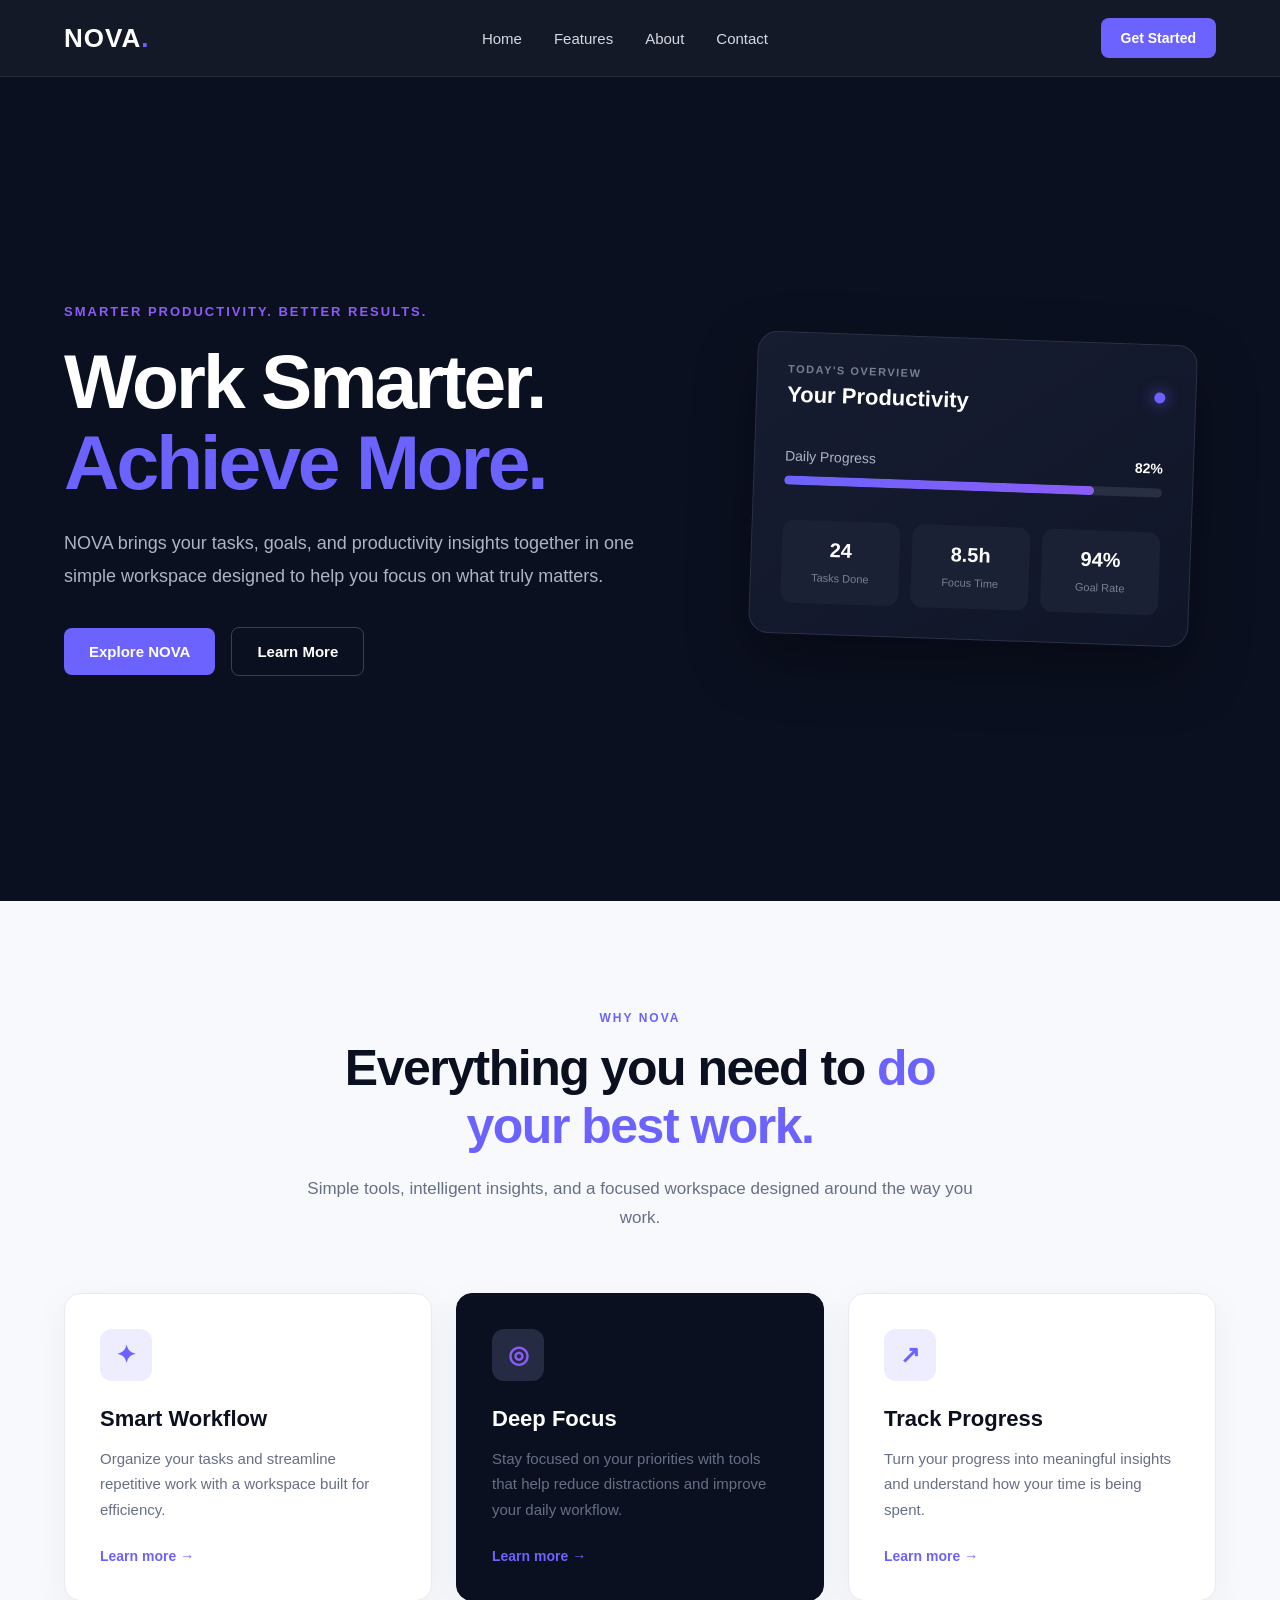
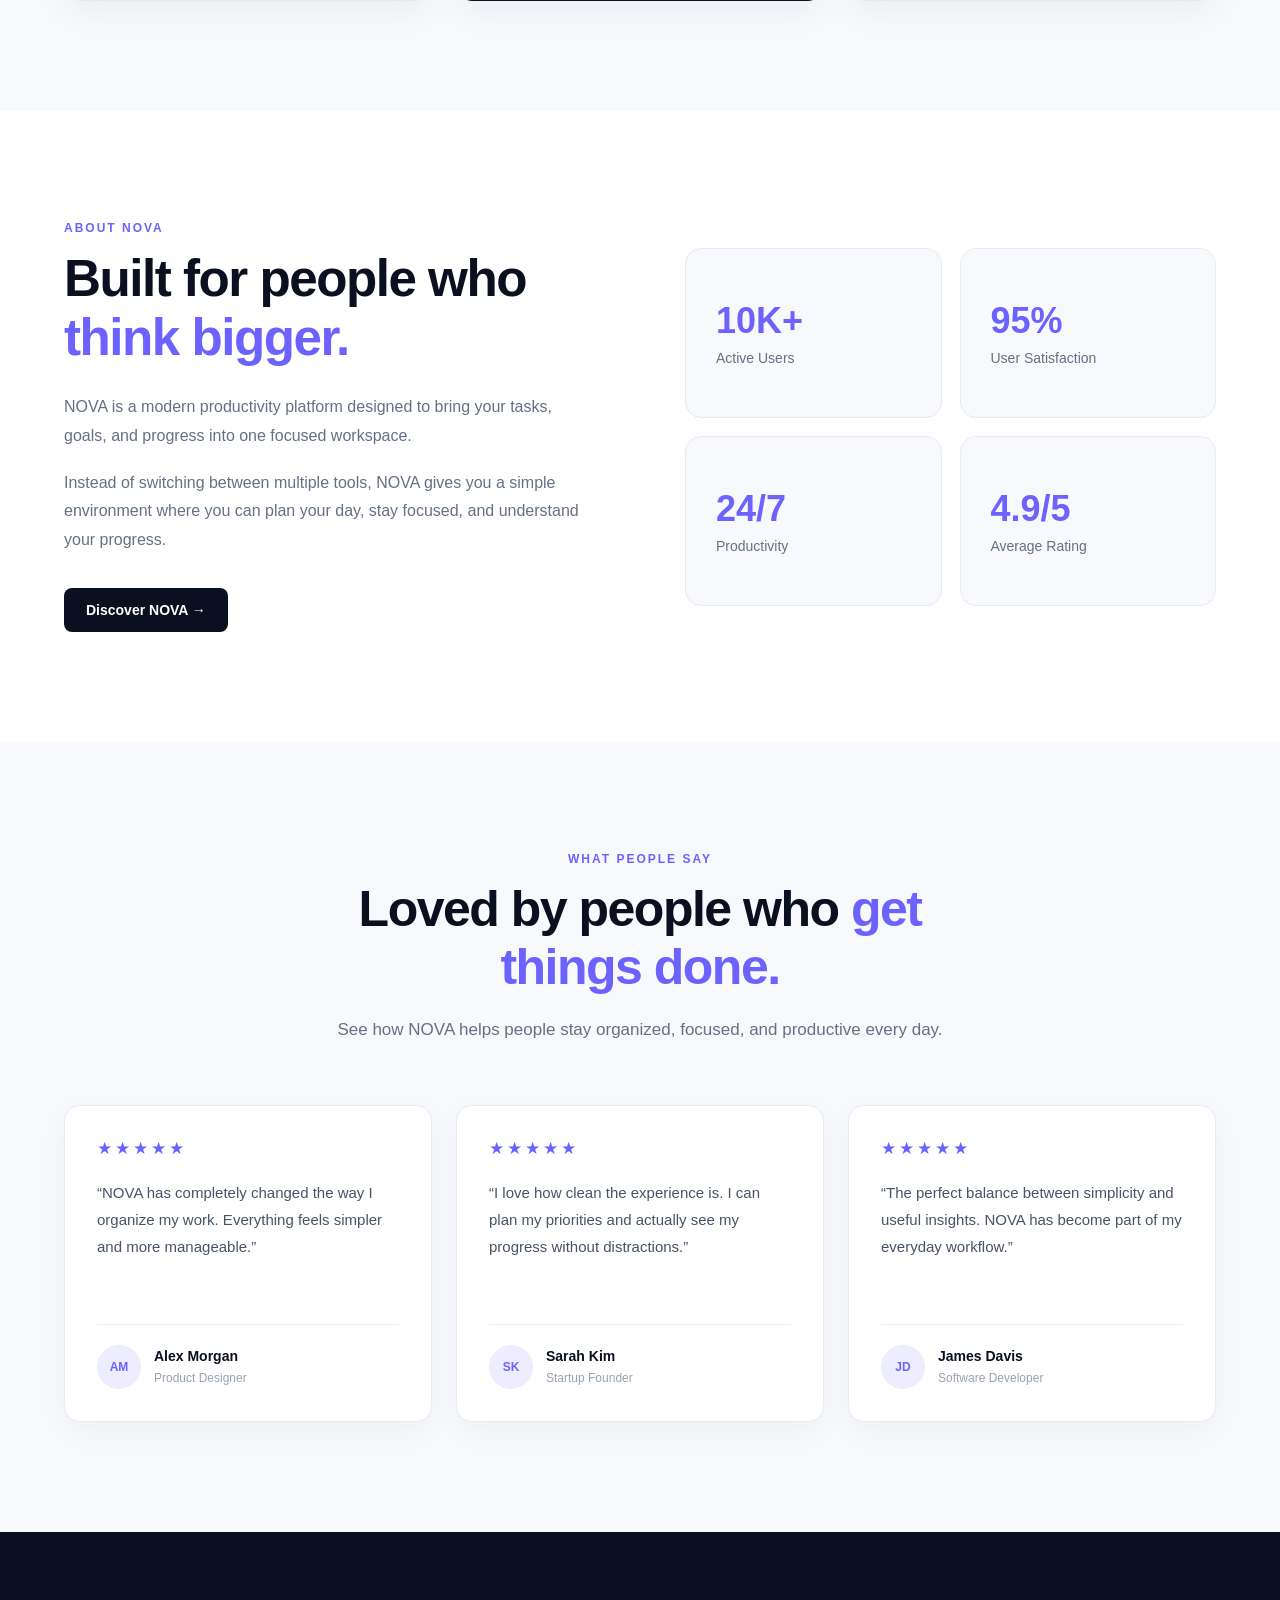
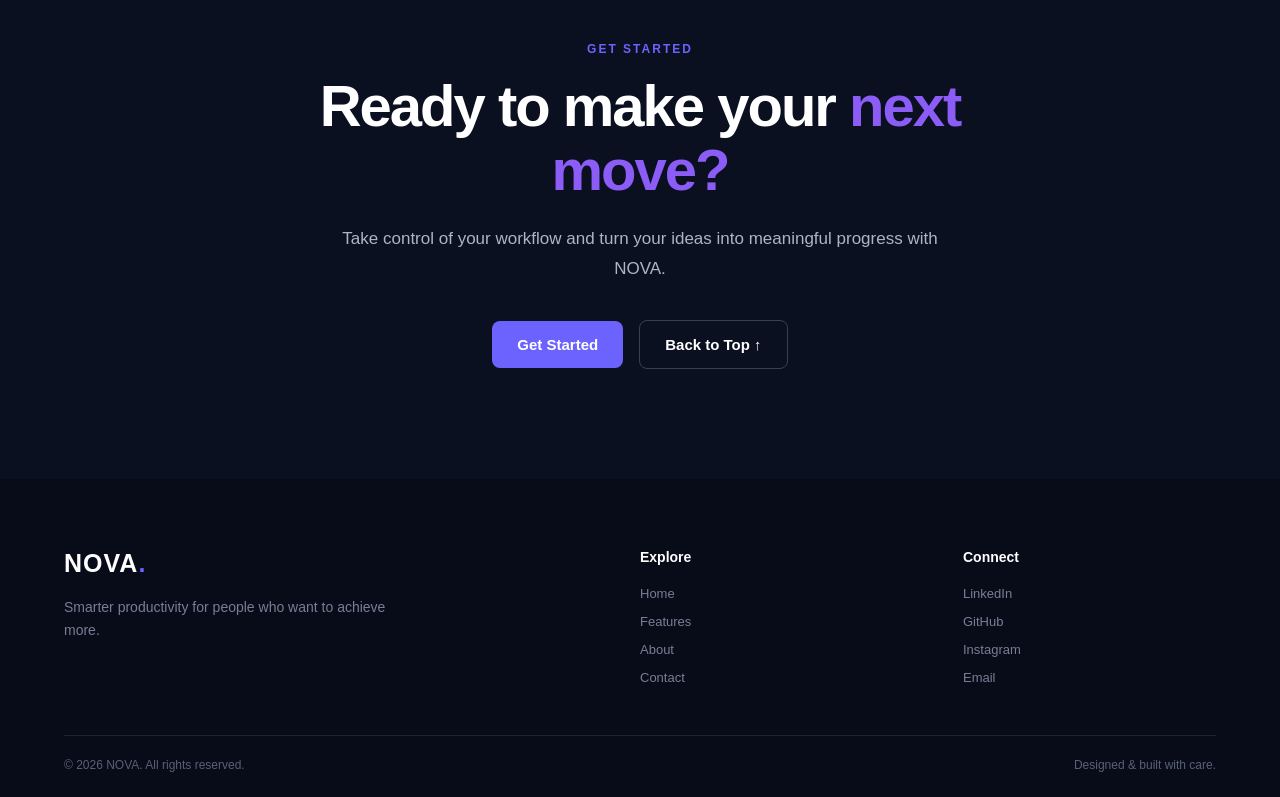
<file: WebDev-L1-LandingPage/index.html>
<!DOCTYPE html>
<html lang="en">
<head>
    <meta charset="UTF-8">

    <meta name="viewport" content="width=device-width, initial-scale=1.0">

    <title>NOVA | Work Smarter. Achieve More.</title>

    <link rel="icon" href="data:,">

    <link rel="stylesheet" href="style.css">
</head>

<body>

    <!-- Navigation Bar -->
    <header class="navbar">
        <div class="nav-container">

            <a href="#home" class="logo">NOVA<span>.</span></a>

            <nav class="nav-links">
                <a href="#home">Home</a>
                <a href="#features">Features</a>
                <a href="#about">About</a>
                <a href="#contact">Contact</a>
            </nav>

            <a href="#contact" class="nav-button">Get Started</a>

        </div>
    </header>
<!-- Hero Section -->
<section class="hero" id="home">

    <div class="hero-container">

        <!-- Hero Text -->
        <div class="hero-content">

            <p class="hero-label">SMARTER PRODUCTIVITY. BETTER RESULTS.</p>

            <h1>
                Work Smarter.<br>
                <span>Achieve More.</span>
            </h1>

            <p class="hero-description">
                NOVA brings your tasks, goals, and productivity insights
                together in one simple workspace designed to help you
                focus on what truly matters.
            </p>

            <div class="hero-buttons">
                <a href="#features" class="primary-button">
                    Explore NOVA
                </a>

                <a href="#about" class="secondary-button">
                    Learn More
                </a>
            </div>

        </div>

        <!-- Hero Visual -->
        <div class="hero-visual">

            <div class="dashboard-card">

                <div class="dashboard-header">
                    <div>
                        <p class="dashboard-small">TODAY'S OVERVIEW</p>
                        <h3>Your Productivity</h3>
                    </div>

                    <div class="status-dot"></div>
                </div>

                <div class="progress-section">

                    <div class="progress-info">
                        <span>Daily Progress</span>
                        <strong>82%</strong>
                    </div>

                    <div class="progress-bar">
                        <div class="progress-fill"></div>
                    </div>

                </div>

                <div class="dashboard-stats">

                    <div class="stat">
                        <strong>24</strong>
                        <span>Tasks Done</span>
                    </div>

                    <div class="stat">
                        <strong>8.5h</strong>
                        <span>Focus Time</span>
                    </div>

                    <div class="stat">
                        <strong>94%</strong>
                        <span>Goal Rate</span>
                    </div>

                </div>

            </div>

        </div>

    </div>

</section>
<!-- Features Section -->
<section class="features-section" id="features">

    <div class="section-container">

        <!-- Section Heading -->
        <div class="section-heading">

            <p class="section-label">WHY NOVA</p>

            <h2>
                Everything you need to
                <span>do your best work.</span>
            </h2>

            <p>
                Simple tools, intelligent insights, and a focused
                workspace designed around the way you work.
            </p>

        </div>

        <!-- Feature Cards -->
        <div class="features-grid">

            <!-- Feature 1 -->
            <article class="feature-card">

                <div class="feature-icon">✦</div>

                <h3>Smart Workflow</h3>

                <p>
                    Organize your tasks and streamline repetitive
                    work with a workspace built for efficiency.
                </p>

                <a href="#about">Learn more →</a>

            </article>

            <!-- Feature 2 -->
            <article class="feature-card featured-card">

                <div class="feature-icon">◎</div>

                <h3>Deep Focus</h3>

                <p>
                    Stay focused on your priorities with tools
                    that help reduce distractions and improve
                    your daily workflow.
                </p>

                <a href="#about">Learn more →</a>

            </article>

            <!-- Feature 3 -->
            <article class="feature-card">

                <div class="feature-icon">↗</div>

                <h3>Track Progress</h3>

                <p>
                    Turn your progress into meaningful insights
                    and understand how your time is being spent.
                </p>

                <a href="#about">Learn more →</a>

            </article>

        </div>

    </div>

</section>
<!-- About Section -->
<section class="about-section" id="about">

    <div class="about-container">

        <!-- About Content -->
        <div class="about-content">

            <p class="section-label">ABOUT NOVA</p>

            <h2>
                Built for people who
                <span>think bigger.</span>
            </h2>

            <p class="about-description">
                NOVA is a modern productivity platform designed to
                bring your tasks, goals, and progress into one
                focused workspace.
            </p>

            <p class="about-description">
                Instead of switching between multiple tools, NOVA
                gives you a simple environment where you can plan
                your day, stay focused, and understand your progress.
            </p>

            <a href="#contact" class="about-button">
                Discover NOVA →
            </a>

        </div>

        <!-- About Statistics -->
        <div class="about-stats">

            <div class="stat-box">
                <strong>10K+</strong>
                <span>Active Users</span>
            </div>

            <div class="stat-box">
                <strong>95%</strong>
                <span>User Satisfaction</span>
            </div>

            <div class="stat-box">
                <strong>24/7</strong>
                <span>Productivity</span>
            </div>

            <div class="stat-box">
                <strong>4.9/5</strong>
                <span>Average Rating</span>
            </div>

        </div>

    </div>

</section>
<!-- Testimonials Section -->
<section class="testimonials-section" id="testimonials">

    <div class="section-container">

        <div class="section-heading">

            <p class="section-label">WHAT PEOPLE SAY</p>

            <h2>
                Loved by people who
                <span>get things done.</span>
            </h2>

            <p>
                See how NOVA helps people stay organized, focused,
                and productive every day.
            </p>

        </div>

        <div class="testimonials-grid">

            <!-- Testimonial 1 -->
            <article class="testimonial-card">

                <div class="stars">★★★★★</div>

                <p class="testimonial-text">
                    “NOVA has completely changed the way I organize
                    my work. Everything feels simpler and more
                    manageable.”
                </p>

                <div class="testimonial-author">
                    <div class="author-avatar">AM</div>

                    <div>
                        <h4>Alex Morgan</h4>
                        <span>Product Designer</span>
                    </div>
                </div>

            </article>

            <!-- Testimonial 2 -->
            <article class="testimonial-card">

                <div class="stars">★★★★★</div>

                <p class="testimonial-text">
                    “I love how clean the experience is. I can plan
                    my priorities and actually see my progress
                    without distractions.”
                </p>

                <div class="testimonial-author">
                    <div class="author-avatar">SK</div>

                    <div>
                        <h4>Sarah Kim</h4>
                        <span>Startup Founder</span>
                    </div>
                </div>

            </article>

            <!-- Testimonial 3 -->
            <article class="testimonial-card">

                <div class="stars">★★★★★</div>

                <p class="testimonial-text">
                    “The perfect balance between simplicity and
                    useful insights. NOVA has become part of my
                    everyday workflow.”
                </p>

                <div class="testimonial-author">
                    <div class="author-avatar">JD</div>

                    <div>
                        <h4>James Davis</h4>
                        <span>Software Developer</span>
                    </div>
                </div>

            </article>

        </div>

    </div>

</section>
<!-- Contact / Final CTA Section -->
<section class="contact-section" id="contact">

    <div class="contact-container">

        <p class="section-label">GET STARTED</p>

        <h2>
            Ready to make your
            <span>next move?</span>
        </h2>

        <p class="contact-description">
            Take control of your workflow and turn your ideas
            into meaningful progress with NOVA.
        </p>

        <div class="contact-buttons">

            <a href="mailto:hello@nova.example" class="primary-button">
                Get Started
            </a>

            <a href="#home" class="secondary-button">
                Back to Top ↑
            </a>

        </div>

    </div>

</section>
<!-- Footer -->
<footer class="footer">

    <div class="footer-container">

        <!-- Brand -->
        <div class="footer-brand">

            <a href="#home" class="footer-logo">
                NOVA<span>.</span>
            </a>

            <p>
                Smarter productivity for people who
                want to achieve more.
            </p>

        </div>

        <!-- Footer Navigation -->
        <div class="footer-links">

            <h4>Explore</h4>

            <a href="#home">Home</a>
            <a href="#features">Features</a>
            <a href="#about">About</a>
            <a href="#contact">Contact</a>

        </div>

        <!-- Social Links -->
        <div class="footer-links">

            <h4>Connect</h4>

            <a href="#" aria-label="LinkedIn">LinkedIn</a>
            <a href="#" aria-label="GitHub">GitHub</a>
            <a href="#" aria-label="Instagram">Instagram</a>
            <a href="mailto:hello@nova.example">Email</a>

        </div>

    </div>

    <!-- Copyright -->
    <div class="footer-bottom">

        <p>
            © 2026 NOVA. All rights reserved.
        </p>

        <p>
            Designed & built with care.
        </p>

    </div>

</footer>
</body>
</html>
</file>
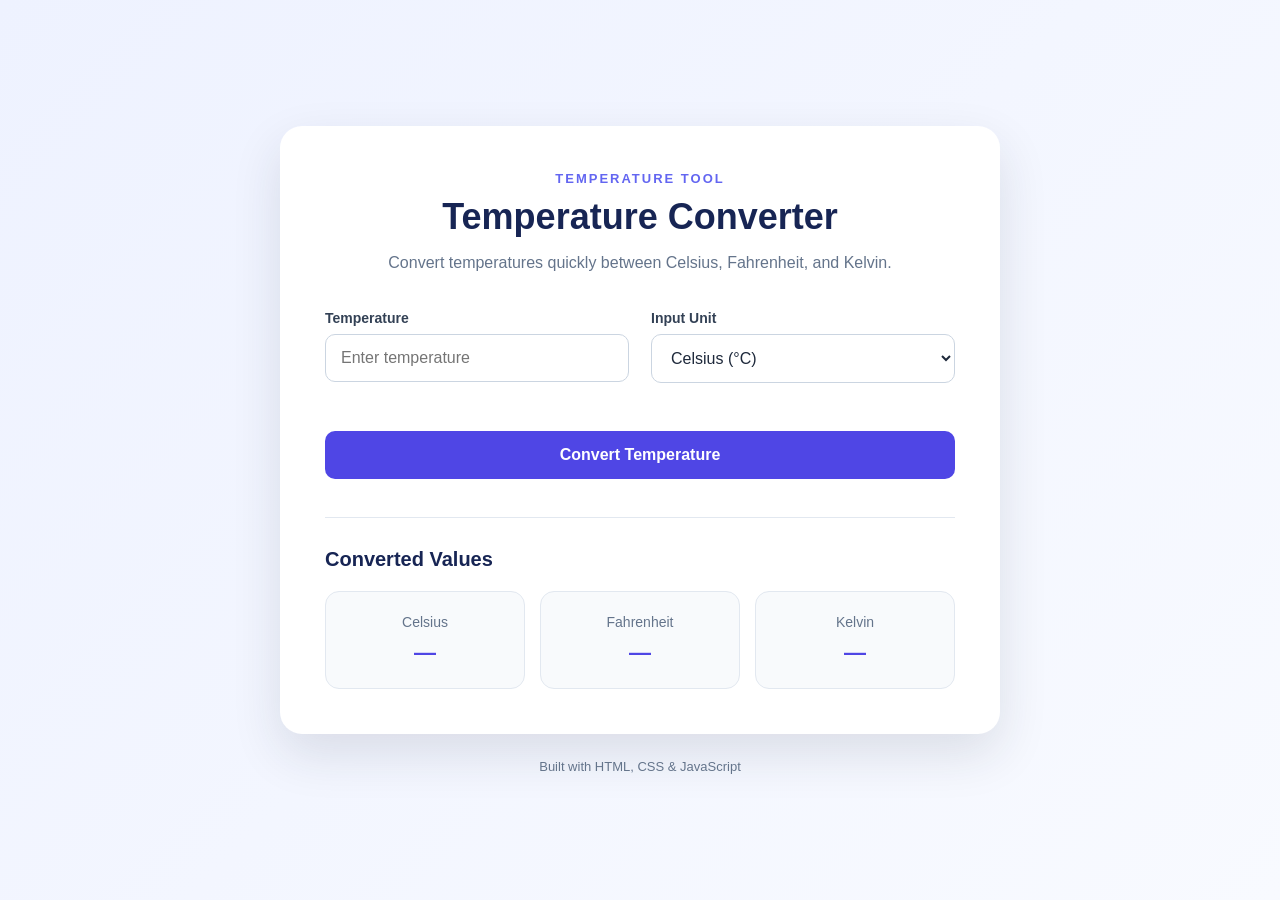
<file: WebDev-L1-Temperature-Converter/index.html>
<!DOCTYPE html>
<html lang="en">
<head>
    <meta charset="UTF-8">
    <meta name="viewport" content="width=device-width, initial-scale=1.0">

    <title>Temperature Converter | Dipti Nishad</title>

    <link rel="stylesheet" href="style.css">
</head>

<body>

    <main class="converter-container">

        <section class="converter-card">

            <header class="converter-header">
                <p class="eyebrow">TEMPERATURE TOOL</p>
                <h1>Temperature Converter</h1>
                <p class="subtitle">
                    Convert temperatures quickly between Celsius,
                    Fahrenheit, and Kelvin.
                </p>
            </header>

            <div class="converter-form">

                <div class="input-group">
                    <label for="temperature">Temperature</label>

                    <input
                        type="text"
                        id="temperature"
                        placeholder="Enter temperature"
                        autocomplete="off"
                    >

                    <p id="error-message" class="error-message"></p>
                </div>

                <div class="input-group">
                    <label for="unit">Input Unit</label>

                    <select id="unit">
                        <option value="celsius">Celsius (°C)</option>
                        <option value="fahrenheit">Fahrenheit (°F)</option>
                        <option value="kelvin">Kelvin (K)</option>
                    </select>
                </div>

                <button id="convert-btn" type="button">
                    Convert Temperature
                </button>

            </div>

            <section class="results" aria-live="polite">

                <h2>Converted Values</h2>

                <div class="result-grid">

                    <div class="result-box">
                        <span class="result-label">Celsius</span>
                        <strong id="celsius-result">—</strong>
                    </div>

                    <div class="result-box">
                        <span class="result-label">Fahrenheit</span>
                        <strong id="fahrenheit-result">—</strong>
                    </div>

                    <div class="result-box">
                        <span class="result-label">Kelvin</span>
                        <strong id="kelvin-result">—</strong>
                    </div>

                </div>

            </section>

        </section>

        <footer>
            <p>Built with HTML, CSS & JavaScript</p>
        </footer>

    </main>

    <script src="script.js"></script>

</body>
</html>
</file>
<file: WebDev-L1-LandingPage/style.css>
* {
    margin: 0;
    padding: 0;
    box-sizing: border-box;
}

html {
    scroll-behavior: smooth;
}

body {
    font-family: Arial, sans-serif;
    background-color: #f8f9fc;
    color: #0b1020;
}

/* =========================
   NAVIGATION BAR
========================= */

.navbar {
    position: sticky;
    top: 0;
    z-index: 1000;
    width: 100%;
    background-color: rgba(11, 16, 32, 0.96);
    border-bottom: 1px solid rgba(255, 255, 255, 0.08);
}

.nav-container {
    width: 90%;
    max-width: 1200px;
    margin: 0 auto;
    min-height: 76px;

    display: flex;
    align-items: center;
    justify-content: space-between;
    gap: 30px;
}

/* Logo */

.logo {
    color: #ffffff;
    text-decoration: none;
    font-size: 26px;
    font-weight: 800;
    letter-spacing: 1px;
}

.logo span {
    color: #6c63ff;
}

/* Navigation Links */

.nav-links {
    display: flex;
    align-items: center;
    gap: 32px;
}

.nav-links a {
    color: #d7d9e2;
    text-decoration: none;
    font-size: 15px;
    font-weight: 500;

    transition: color 0.3s ease;
}

.nav-links a:hover {
    color: #8b5cf6;
}

/* Get Started Button */

.nav-button {
    display: inline-block;

    padding: 12px 20px;

    background-color: #6c63ff;
    color: #ffffff;

    text-decoration: none;
    font-size: 14px;
    font-weight: 600;

    border-radius: 8px;

    transition:
        background-color 0.3s ease,
        transform 0.3s ease;
}

.nav-button:hover {
    background-color: #584ff0;
    transform: translateY(-2px);
}
/* =========================
   HERO SECTION
========================= */

.hero {
    min-height: calc(100vh - 76px);
    background-color: #0b1020;
    color: #ffffff;

    display: flex;
    align-items: center;

    overflow: hidden;
}

.hero-container {
    width: 90%;
    max-width: 1200px;

    margin: 0 auto;
    padding: 90px 0;

    display: grid;
    grid-template-columns: 1.1fr 0.9fr;
    align-items: center;

    gap: 70px;
}

/* Hero Content */

.hero-content {
    max-width: 650px;
}

.hero-label {
    display: inline-block;

    margin-bottom: 22px;

    color: #8b5cf6;

    font-size: 13px;
    font-weight: 700;

    letter-spacing: 2px;
}

.hero-content h1 {
    margin-bottom: 25px;

    font-size: clamp(48px, 6vw, 78px);
    line-height: 1.05;
    letter-spacing: -3px;
}

.hero-content h1 span {
    color: #6c63ff;
}

.hero-description {
    max-width: 570px;

    margin-bottom: 35px;

    color: #aeb4c5;

    font-size: 18px;
    line-height: 1.8;
}

/* Hero Buttons */

.hero-buttons {
    display: flex;
    align-items: center;
    gap: 16px;
}

.primary-button,
.secondary-button {
    display: inline-block;

    padding: 15px 25px;

    border-radius: 8px;

    text-decoration: none;

    font-size: 15px;
    font-weight: 600;

    transition:
        transform 0.3s ease,
        background-color 0.3s ease;
}

.primary-button {
    background-color: #6c63ff;
    color: #ffffff;
}

.primary-button:hover {
    background-color: #584ff0;
    transform: translateY(-3px);
}

.secondary-button {
    border: 1px solid #3a4054;
    color: #ffffff;
}

.secondary-button:hover {
    background-color: #1a2033;
    transform: translateY(-3px);
}

/* =========================
   HERO DASHBOARD
========================= */

.hero-visual {
    display: flex;
    justify-content: center;
}

.dashboard-card {
    width: 100%;
    max-width: 440px;

    padding: 30px;

    background: linear-gradient(
        145deg,
        #171d31,
        #101528
    );

    border: 1px solid #2b3247;
    border-radius: 20px;

    box-shadow: 0 25px 60px rgba(0, 0, 0, 0.35);

    transform: rotate(2deg);

    transition: transform 0.4s ease;
}

.dashboard-card:hover {
    transform: rotate(0deg) translateY(-5px);
}

/* Dashboard Header */

.dashboard-header {
    display: flex;
    align-items: center;
    justify-content: space-between;

    margin-bottom: 40px;
}

.dashboard-small {
    margin-bottom: 7px;

    color: #777f96;

    font-size: 11px;
    font-weight: 700;

    letter-spacing: 1.5px;
}

.dashboard-header h3 {
    color: #ffffff;

    font-size: 22px;
}

/* Status */

.status-dot {
    width: 11px;
    height: 11px;

    background-color: #6c63ff;

    border-radius: 50%;

    box-shadow: 0 0 15px rgba(108, 99, 255, 0.8);
}

/* Progress */

.progress-section {
    margin-bottom: 35px;
}

.progress-info {
    display: flex;
    justify-content: space-between;

    margin-bottom: 12px;

    color: #aeb4c5;

    font-size: 14px;
}

.progress-info strong {
    color: #ffffff;
}

.progress-bar {
    width: 100%;
    height: 9px;

    background-color: #292f43;

    border-radius: 20px;

    overflow: hidden;
}

.progress-fill {
    width: 82%;
    height: 100%;

    background: linear-gradient(
        90deg,
        #6c63ff,
        #8b5cf6
    );

    border-radius: inherit;
}

/* Dashboard Stats */

.dashboard-stats {
    display: grid;
    grid-template-columns: repeat(3, 1fr);

    gap: 12px;
}

.stat {
    padding: 18px 10px;

    background-color: #1b2135;

    border-radius: 12px;

    text-align: center;
}

.stat strong {
    display: block;

    margin-bottom: 6px;

    color: #ffffff;

    font-size: 20px;
}

.stat span {
    color: #777f96;

    font-size: 11px;
}
/* =========================
   FEATURES SECTION
========================= */

.features-section {
    padding: 110px 0;

    background-color: #f8f9fc;
}

.section-container {
    width: 90%;
    max-width: 1200px;

    margin: 0 auto;
}

/* Section Heading */

.section-heading {
    max-width: 700px;

    margin: 0 auto 60px;

    text-align: center;
}

.section-label {
    margin-bottom: 15px;

    color: #6c63ff;

    font-size: 12px;
    font-weight: 800;

    letter-spacing: 2px;
}

.section-heading h2 {
    margin-bottom: 20px;

    color: #0b1020;

    font-size: clamp(34px, 4vw, 50px);
    line-height: 1.15;
    letter-spacing: -1.5px;
}

.section-heading h2 span {
    color: #6c63ff;
}

.section-heading > p:last-child {
    color: #667085;

    font-size: 17px;
    line-height: 1.7;
}

/* Feature Grid */

.features-grid {
    display: grid;

    grid-template-columns: repeat(3, 1fr);

    gap: 24px;
}

/* Feature Card */

.feature-card {
    padding: 35px;

    background-color: #ffffff;

    border: 1px solid #e8eaf0;
    border-radius: 16px;

    box-shadow: 0 10px 35px rgba(11, 16, 32, 0.05);

    transition:
        transform 0.3s ease,
        box-shadow 0.3s ease;
}

.feature-card:hover {
    transform: translateY(-8px);

    box-shadow: 0 18px 45px rgba(11, 16, 32, 0.10);
}

/* Highlighted Card */

.featured-card {
    background-color: #0b1020;

    border-color: #0b1020;
}

.featured-card h3 {
    color: #ffffff;
}

.featured-card p {
    color: #aeb4c5;
}

.featured-card a {
    color: #8b5cf6;
}

/* Feature Icon */

.feature-icon {
    width: 52px;
    height: 52px;

    margin-bottom: 25px;

    display: flex;
    align-items: center;
    justify-content: center;

    background-color: #eeecff;

    color: #6c63ff;

    border-radius: 12px;

    font-size: 24px;
    font-weight: 700;
}

.featured-card .feature-icon {
    background-color: #252b42;

    color: #8b5cf6;
}

/* Feature Text */

.feature-card h3 {
    margin-bottom: 14px;

    font-size: 22px;
}

.feature-card p {
    margin-bottom: 25px;

    color: #667085;

    font-size: 15px;
    line-height: 1.7;
}

.feature-card a {
    color: #6c63ff;

    text-decoration: none;

    font-size: 14px;
    font-weight: 700;

    transition: color 0.3s ease;
}

.feature-card a:hover {
    color: #584ff0;
}
/* =========================
   ABOUT SECTION
========================= */

.about-section {
    padding: 110px 0;

    background-color: #ffffff;
}

.about-container {
    width: 90%;
    max-width: 1200px;

    margin: 0 auto;

    display: grid;
    grid-template-columns: 1fr 1fr;

    align-items: center;

    gap: 90px;
}

/* About Content */

.about-content {
    max-width: 560px;
}

.about-content h2 {
    margin-bottom: 25px;

    color: #0b1020;

    font-size: clamp(36px, 4vw, 52px);
    line-height: 1.15;
    letter-spacing: -1.5px;
}

.about-content h2 span {
    color: #6c63ff;
}

.about-description {
    margin-bottom: 18px;

    color: #667085;

    font-size: 16px;
    line-height: 1.8;
}

.about-button {
    display: inline-block;

    margin-top: 15px;

    padding: 14px 22px;

    background-color: #0b1020;

    color: #ffffff;

    border-radius: 8px;

    text-decoration: none;

    font-size: 14px;
    font-weight: 600;

    transition:
        background-color 0.3s ease,
        transform 0.3s ease;
}

.about-button:hover {
    background-color: #6c63ff;

    transform: translateY(-3px);
}

/* =========================
   STATISTICS
========================= */

.about-stats {
    display: grid;

    grid-template-columns: repeat(2, 1fr);

    gap: 18px;
}

.stat-box {
    min-height: 170px;

    padding: 30px;

    display: flex;
    flex-direction: column;
    justify-content: center;

    background-color: #f8f9fc;

    border: 1px solid #e8eaf0;
    border-radius: 16px;

    transition:
        transform 0.3s ease,
        box-shadow 0.3s ease;
}

.stat-box:hover {
    transform: translateY(-5px);

    box-shadow: 0 15px 35px rgba(11, 16, 32, 0.08);
}

.stat-box strong {
    margin-bottom: 8px;

    color: #6c63ff;

    font-size: 36px;
    font-weight: 800;
}

.stat-box span {
    color: #667085;

    font-size: 14px;
}
/* =========================
   TESTIMONIALS SECTION
========================= */

.testimonials-section {
    padding: 110px 0;

    background-color: #f8f9fc;
}

.testimonials-grid {
    display: grid;

    grid-template-columns: repeat(3, 1fr);

    gap: 24px;
}

.testimonial-card {
    padding: 32px;

    background-color: #ffffff;

    border: 1px solid #e8eaf0;
    border-radius: 16px;

    box-shadow: 0 10px 30px rgba(11, 16, 32, 0.04);

    transition:
        transform 0.3s ease,
        box-shadow 0.3s ease;
}

.testimonial-card:hover {
    transform: translateY(-7px);

    box-shadow: 0 18px 40px rgba(11, 16, 32, 0.08);
}

/* Stars */

.stars {
    margin-bottom: 20px;

    color: #6c63ff;

    font-size: 17px;
    letter-spacing: 3px;
}

/* Testimonial Text */

.testimonial-text {
    min-height: 120px;

    margin-bottom: 25px;

    color: #475467;

    font-size: 15px;
    line-height: 1.8;
}

/* Author */

.testimonial-author {
    display: flex;
    align-items: center;

    gap: 13px;

    padding-top: 20px;

    border-top: 1px solid #edf0f5;
}

.author-avatar {
    width: 44px;
    height: 44px;

    display: flex;
    align-items: center;
    justify-content: center;

    background-color: #eeecff;

    color: #6c63ff;

    border-radius: 50%;

    font-size: 12px;
    font-weight: 800;
}

.testimonial-author h4 {
    margin-bottom: 4px;

    color: #0b1020;

    font-size: 14px;
}

.testimonial-author span {
    color: #98a2b3;

    font-size: 12px;
}
/* =========================
   CONTACT / FINAL CTA
========================= */

.contact-section {
    padding: 110px 0;

    background-color: #0b1020;

    color: #ffffff;

    text-align: center;
}

.contact-container {
    width: 90%;
    max-width: 760px;

    margin: 0 auto;
}

.contact-section .section-label {
    margin-bottom: 18px;
}

.contact-section h2 {
    margin-bottom: 22px;

    font-size: clamp(38px, 5vw, 58px);
    line-height: 1.1;
    letter-spacing: -2px;
}

.contact-section h2 span {
    color: #8b5cf6;
}

.contact-description {
    max-width: 600px;

    margin: 0 auto 35px;

    color: #aeb4c5;

    font-size: 17px;
    line-height: 1.8;
}

.contact-buttons {
    display: flex;
    justify-content: center;
    align-items: center;

    gap: 16px;
}
/* =========================
   FOOTER
========================= */

.footer {
    background-color: #080c18;

    color: #ffffff;

    padding: 70px 0 25px;
}

.footer-container {
    width: 90%;
    max-width: 1200px;

    margin: 0 auto;

    display: grid;
    grid-template-columns: 2fr 1fr 1fr;

    gap: 70px;

    padding-bottom: 50px;
}

/* Footer Brand */

.footer-brand {
    max-width: 330px;
}

.footer-logo {
    display: inline-block;

    margin-bottom: 18px;

    color: #ffffff;

    text-decoration: none;

    font-size: 25px;
    font-weight: 800;
    letter-spacing: 1px;
}

.footer-logo span {
    color: #6c63ff;
}

.footer-brand p {
    color: #777f96;

    font-size: 14px;
    line-height: 1.7;
}

/* Footer Links */

.footer-links {
    display: flex;
    flex-direction: column;

    gap: 13px;
}

.footer-links h4 {
    margin-bottom: 8px;

    color: #ffffff;

    font-size: 14px;
}

.footer-links a {
    width: fit-content;

    color: #777f96;

    text-decoration: none;

    font-size: 13px;

    transition: color 0.3s ease;
}

.footer-links a:hover {
    color: #8b5cf6;
}

/* Footer Bottom */

.footer-bottom {
    width: 90%;
    max-width: 1200px;

    margin: 0 auto;

    padding-top: 22px;

    border-top: 1px solid #1d2333;

    display: flex;
    justify-content: space-between;
    align-items: center;

    gap: 20px;
}

.footer-bottom p {
    color: #596176;

    font-size: 12px;
}
/* =========================
   RESPONSIVE DESIGN
========================= */

/* Tablets */

@media (max-width: 900px) {

    .nav-container {
        width: 92%;
        gap: 20px;
    }

    .nav-links {
        gap: 20px;
    }

    .hero-container {
        grid-template-columns: 1fr;

        text-align: center;

        gap: 60px;
    }

    .hero-content {
        max-width: 750px;
        margin: 0 auto;
    }

    .hero-description {
        margin-left: auto;
        margin-right: auto;
    }

    .hero-buttons {
        justify-content: center;
    }

    .hero-visual {
        max-width: 500px;
        width: 100%;
        margin: 0 auto;
    }

    .about-container {
        grid-template-columns: 1fr;

        gap: 60px;
    }

    .about-content {
        max-width: 750px;
        text-align: center;
        margin: 0 auto;
    }

    .testimonials-grid {
        grid-template-columns: 1fr 1fr;
    }

    .testimonial-card:last-child {
        grid-column: 1 / -1;

        max-width: 500px;
        width: 100%;

        margin: 0 auto;
    }

    .footer-container {
        grid-template-columns: 1.5fr 1fr 1fr;

        gap: 40px;
    }
}


/* Mobile */

@media (max-width: 600px) {

    /* Navbar */

    .nav-container {
        min-height: 70px;

        flex-wrap: wrap;

        padding: 15px 0;
    }

    .nav-links {
        order: 3;

        width: 100%;

        justify-content: center;

        gap: 18px;
    }

    .nav-links a {
        font-size: 13px;
    }

    .nav-button {
        padding: 10px 15px;

        font-size: 12px;
    }


    /* Hero */

    .hero {
        min-height: auto;
    }

    .hero-container {
        width: 90%;

        padding: 75px 0;

        gap: 50px;
    }

    .hero-label {
        font-size: 10px;

        letter-spacing: 1.5px;
    }

    .hero-content h1 {
        font-size: clamp(42px, 12vw, 58px);

        letter-spacing: -2px;
    }

    .hero-description {
        font-size: 15px;

        line-height: 1.7;
    }

    .hero-buttons {
        flex-direction: column;

        width: 100%;
    }

    .primary-button,
    .secondary-button {
        width: 100%;

        max-width: 280px;

        text-align: center;
    }


    /* Dashboard */

    .dashboard-card {
        padding: 22px;

        transform: none;
    }

    .dashboard-card:hover {
        transform: none;
    }

    .dashboard-header {
        margin-bottom: 30px;
    }

    .dashboard-header h3 {
        font-size: 18px;
    }

    .dashboard-stats {
        grid-template-columns: 1fr;
    }

    .stat {
        padding: 14px;
    }


    /* General Sections */

    .features-section,
    .about-section,
    .testimonials-section,
    .contact-section {
        padding: 80px 0;
    }

    .section-heading {
        margin-bottom: 45px;
    }

    .section-heading h2 {
        font-size: 36px;
    }

    .section-heading > p:last-child {
        font-size: 15px;
    }


    /* Features */

    .features-grid {
        grid-template-columns: 1fr;
    }

    .feature-card {
        padding: 28px;
    }


    /* About */

    .about-container {
        gap: 45px;
    }

    .about-content h2 {
        font-size: 36px;
    }

    .about-description {
        font-size: 15px;
    }

    .about-stats {
        grid-template-columns: 1fr 1fr;

        gap: 12px;
    }

    .stat-box {
        min-height: 135px;

        padding: 20px;

        text-align: center;
    }

    .stat-box strong {
        font-size: 28px;
    }


    /* Testimonials */

    .testimonials-grid {
        grid-template-columns: 1fr;
    }

    .testimonial-card:last-child {
        grid-column: auto;

        max-width: none;
    }

    .testimonial-text {
        min-height: auto;
    }


    /* Contact */

    .contact-section h2 {
        font-size: 38px;
    }

    .contact-description {
        font-size: 15px;
    }

    .contact-buttons {
        flex-direction: column;
    }


    /* Footer */

    .footer {
        padding-top: 55px;
    }

    .footer-container {
        grid-template-columns: 1fr;

        gap: 35px;

        padding-bottom: 35px;
    }

    .footer-brand {
        max-width: 100%;
    }

    .footer-bottom {
        flex-direction: column;

        align-items: flex-start;

        gap: 8px;
    }
}
</file>
<file: WebDev-L1-Temperature-Converter/style.css>
* {
    margin: 0;
    padding: 0;
    box-sizing: border-box;
}

body {
    font-family: Arial, Helvetica, sans-serif;
    background: linear-gradient(135deg, #eef2ff, #f8faff);
    color: #172554;
    min-height: 100vh;
}

.converter-container {
    min-height: 100vh;
    display: flex;
    flex-direction: column;
    justify-content: center;
    align-items: center;
    padding: 40px 20px;
}

.converter-card {
    width: 100%;
    max-width: 720px;
    background: #ffffff;
    border-radius: 22px;
    padding: 45px;
    box-shadow: 0 20px 50px rgba(30, 41, 59, 0.12);
}

.converter-header {
    text-align: center;
    margin-bottom: 35px;
}

.eyebrow {
    color: #6366f1;
    font-size: 13px;
    font-weight: 700;
    letter-spacing: 2px;
    margin-bottom: 10px;
}

.converter-header h1 {
    font-size: 36px;
    margin-bottom: 12px;
    color: #172554;
}

.subtitle {
    color: #64748b;
    font-size: 16px;
    line-height: 1.6;
}

.converter-form {
    display: grid;
    grid-template-columns: 1fr 1fr;
    gap: 22px;
}

.input-group {
    display: flex;
    flex-direction: column;
}

.input-group label {
    font-size: 14px;
    font-weight: 700;
    margin-bottom: 8px;
    color: #334155;
}

.input-group input,
.input-group select {
    width: 100%;
    padding: 14px 15px;
    border: 1px solid #cbd5e1;
    border-radius: 10px;
    font-size: 16px;
    outline: none;
    background: #ffffff;
    color: #1e293b;
    transition: 0.3s ease;
}

.input-group input:focus,
.input-group select:focus {
    border-color: #6366f1;
    box-shadow: 0 0 0 3px rgba(99, 102, 241, 0.12);
}

.error-message {
    min-height: 20px;
    margin-top: 7px;
    font-size: 13px;
    color: #dc2626;
}

#convert-btn {
    grid-column: 1 / -1;
    border: none;
    border-radius: 10px;
    padding: 15px 20px;
    background: #4f46e5;
    color: white;
    font-size: 16px;
    font-weight: 700;
    cursor: pointer;
    transition: 0.3s ease;
}

#convert-btn:hover {
    background: #4338ca;
    transform: translateY(-2px);
}

#convert-btn:active {
    transform: translateY(0);
}

.results {
    margin-top: 38px;
    padding-top: 30px;
    border-top: 1px solid #e2e8f0;
}

.results h2 {
    font-size: 20px;
    margin-bottom: 20px;
    color: #172554;
}

.result-grid {
    display: grid;
    grid-template-columns: repeat(3, 1fr);
    gap: 15px;
}

.result-box {
    background: #f8fafc;
    border: 1px solid #e2e8f0;
    border-radius: 14px;
    padding: 22px 15px;
    text-align: center;
    transition: 0.3s ease;
}

.result-box:hover {
    transform: translateY(-3px);
    box-shadow: 0 8px 20px rgba(30, 41, 59, 0.08);
}

.result-label {
    display: block;
    color: #64748b;
    font-size: 14px;
    margin-bottom: 10px;
}

.result-box strong {
    font-size: 22px;
    color: #4f46e5;
}

footer {
    margin-top: 25px;
    color: #64748b;
    font-size: 13px;
}

@media (max-width: 600px) {
    .converter-container {
        padding: 25px 15px;
    }

    .converter-card {
        padding: 30px 22px;
        border-radius: 18px;
    }

    .converter-header h1 {
        font-size: 29px;
    }

    .subtitle {
        font-size: 14px;
    }

    .converter-form {
        grid-template-columns: 1fr;
    }

    #convert-btn {
        grid-column: auto;
    }

    .result-grid {
        grid-template-columns: 1fr;
    }
}
</file>
